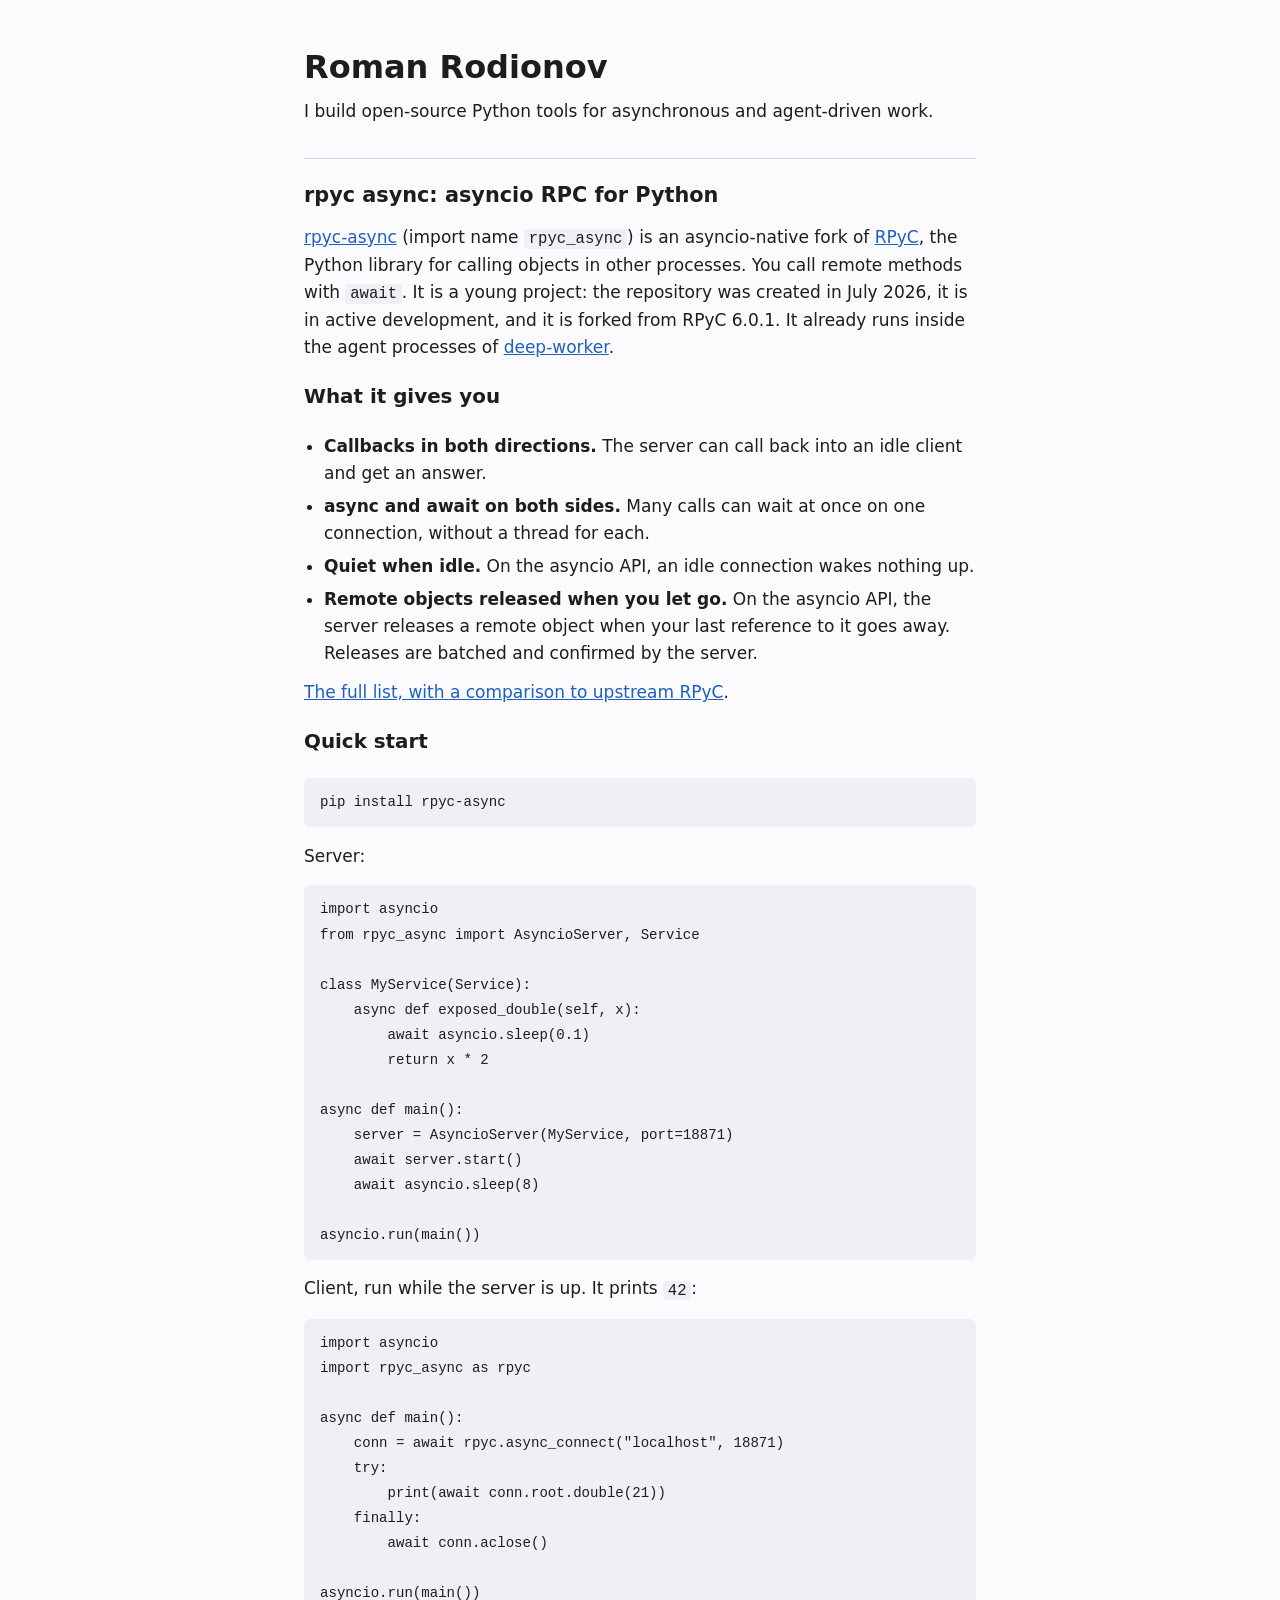
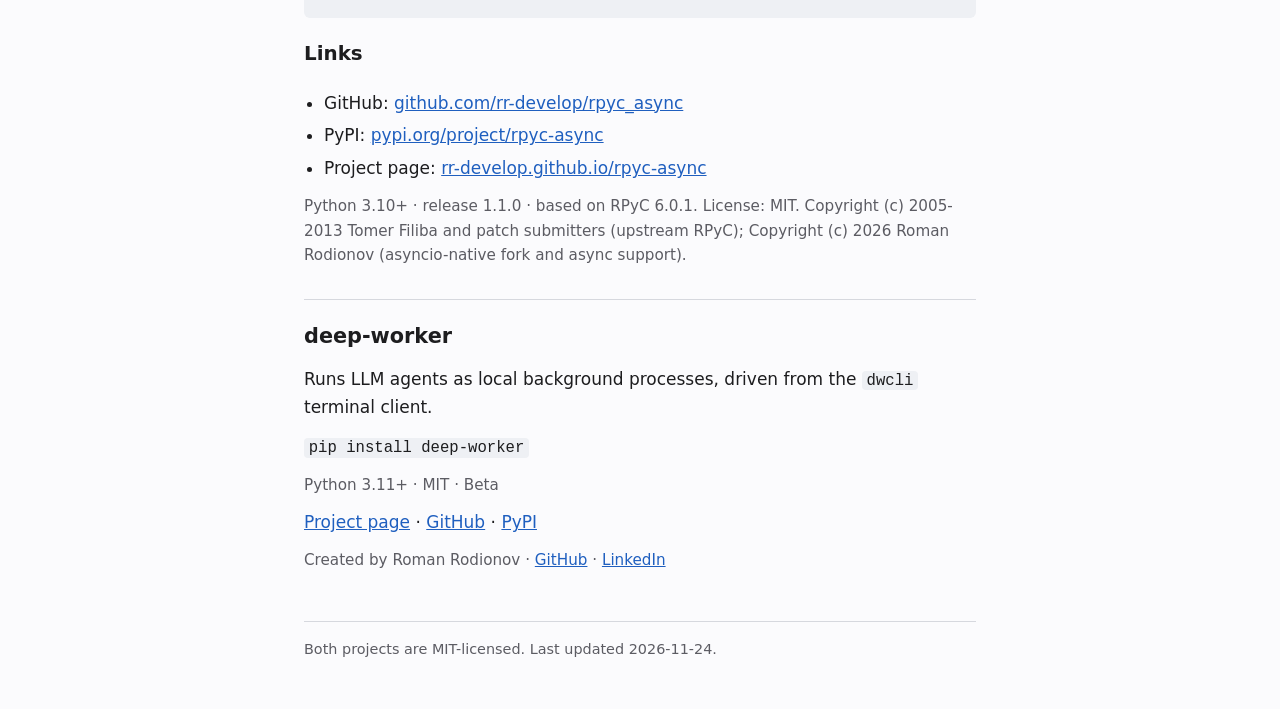
<file: index.html>
<!DOCTYPE html>
<html lang="en">
<head>
  <meta charset="utf-8">
  <meta name="viewport" content="width=device-width, initial-scale=1">
  <meta name="google-site-verification" content="CcXFoZNAG6eit8dwgesA3AW5BVINsNzDhHHjbKyPjZk" />
  <title>rpyc async: asyncio RPC for Python · Roman Rodionov</title>
  <meta name="description" content="rpyc async (import name rpyc_async): asyncio RPC for Python. await calls between processes, with callbacks that work in both directions. pip install rpyc-async. MIT.">
  <link rel="canonical" href="https://rr-develop.github.io/">
  <link rel="icon" href="favicon.svg" type="image/svg+xml">
  <link rel="stylesheet" href="style.css">
  <meta property="og:type" content="website">
  <meta property="og:site_name" content="Roman Rodionov">
  <meta property="og:title" content="rpyc async: asyncio RPC for Python">
  <meta property="og:description" content="rpyc async (rpyc_async): await calls between Python processes, with callbacks in both directions. Also deep-worker.">
  <meta property="og:url" content="https://rr-develop.github.io/">
  <meta property="og:image" content="https://rr-develop.github.io/og-image.png">
  <meta name="twitter:card" content="summary_large_image">
  <meta name="twitter:image" content="https://rr-develop.github.io/og-image.png">
  <script type="application/ld+json">
  {
    "@context": "https://schema.org",
    "@type": "Person",
    "name": "Roman Rodionov",
    "url": "https://rr-develop.github.io/",
    "sameAs": ["https://github.com/rr-develop", "https://www.linkedin.com/in/roman-rodionov-b6198a3/"]
  }
  </script>
</head>
<body>
  <main>
    <h1>Roman Rodionov</h1>
    <p>I build open-source Python tools for asynchronous and agent-driven work.</p>

    <h2 id="rpyc-async">rpyc async: asyncio RPC for Python</h2>
    <p><a href="rpyc-async/">rpyc-async</a> (import name <code>rpyc_async</code>) is an asyncio-native fork of <a href="https://github.com/tomerfiliba-org/rpyc">RPyC</a>, the Python library for calling objects in other processes. You call remote methods with <code>await</code>. It is a young project: the repository was created in July 2026, it is in active development, and it is forked from RPyC 6.0.1. It already runs inside the agent processes of <a href="deep-worker/">deep-worker</a>.</p>

    <h3>What it gives you</h3>
    <ul>
      <li><strong>Callbacks in both directions.</strong> The server can call back into an idle client and get an answer.</li>
      <li><strong>async and await on both sides.</strong> Many calls can wait at once on one connection, without a thread for each.</li>
      <li><strong>Quiet when idle.</strong> On the asyncio API, an idle connection wakes nothing up.</li>
      <li><strong>Remote objects released when you let go.</strong> On the asyncio API, the server releases a remote object when your last reference to it goes away. Releases are batched and confirmed by the server.</li>
    </ul>
    <p><a href="rpyc-async/">The full list, with a comparison to upstream RPyC</a>.</p>

    <h3>Quick start</h3>
    <pre><code>pip install rpyc-async</code></pre>
    <p>Server:</p>
    <pre><code>import asyncio
from rpyc_async import AsyncioServer, Service

class MyService(Service):
    async def exposed_double(self, x):
        await asyncio.sleep(0.1)
        return x * 2

async def main():
    server = AsyncioServer(MyService, port=18871)
    await server.start()
    await asyncio.sleep(8)

asyncio.run(main())</code></pre>
    <p>Client, run while the server is up. It prints <code>42</code>:</p>
    <pre><code>import asyncio
import rpyc_async as rpyc

async def main():
    conn = await rpyc.async_connect("localhost", 18871)
    try:
        print(await conn.root.double(21))
    finally:
        await conn.aclose()

asyncio.run(main())</code></pre>

    <h3>Links</h3>
    <ul>
      <li>GitHub: <a href="https://github.com/rr-develop/rpyc_async">github.com/rr-develop/rpyc_async</a></li>
      <li>PyPI: <a href="https://pypi.org/project/rpyc-async/">pypi.org/project/rpyc-async</a></li>
      <li>Project page: <a href="rpyc-async/">rr-develop.github.io/rpyc-async</a></li>
    </ul>
    <p class="meta">Python 3.10+ · release 1.1.0 · based on RPyC 6.0.1.
      License: MIT. Copyright (c) 2005-2013 Tomer Filiba and patch submitters (upstream RPyC); Copyright (c) 2026 Roman Rodionov (asyncio-native fork and async support).</p>

    <h2>deep-worker</h2>
    <p>Runs LLM agents as local background processes, driven from the <code>dwcli</code> terminal client.</p>
    <p><code>pip install deep-worker</code></p>
    <p class="meta">Python 3.11+ · MIT · Beta</p>
    <p>
      <a href="deep-worker/">Project page</a> ·
      <a href="https://github.com/rr-develop/deep-worker">GitHub</a> ·
      <a href="https://pypi.org/project/deep-worker/">PyPI</a>
    </p>

    <p class="meta">Created by Roman Rodionov · <a href="https://github.com/rr-develop">GitHub</a> · <a href="https://www.linkedin.com/in/roman-rodionov-b6198a3/">LinkedIn</a></p>

    <footer>
      Both projects are MIT-licensed. Last updated 2026-11-24.
    </footer>
  </main>
</body>
</html>
</file>
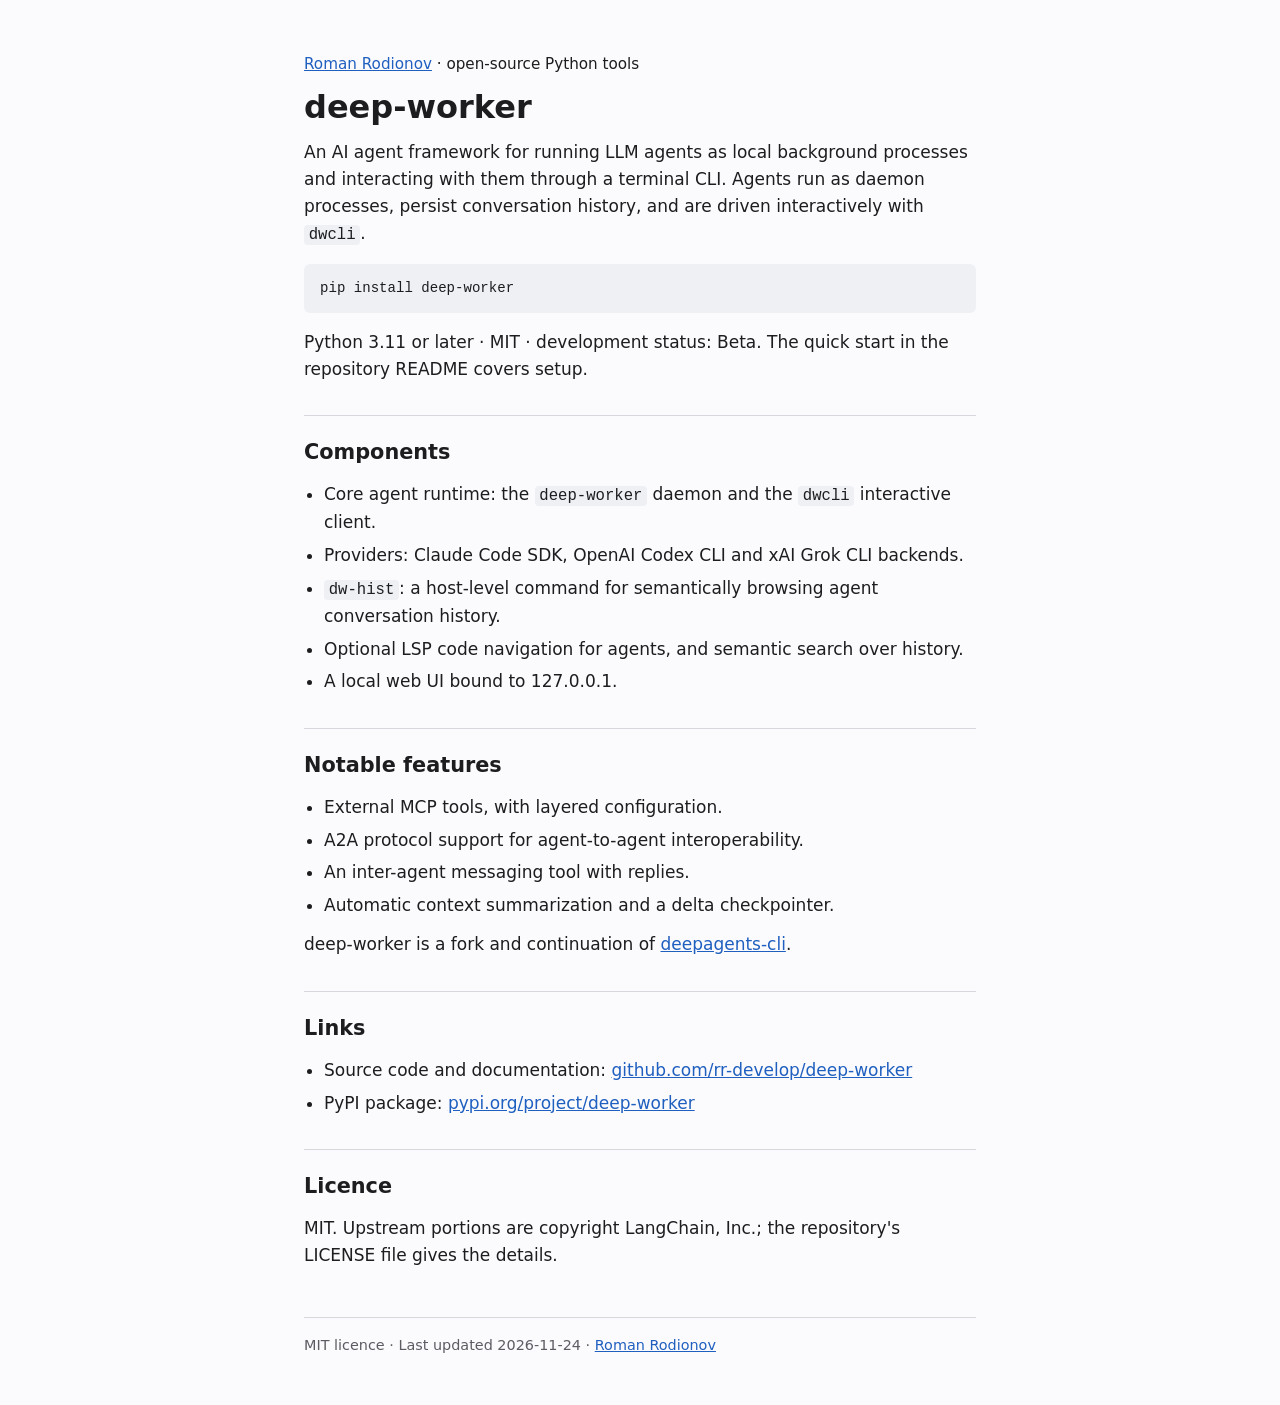
<file: deep-worker/index.html>
<!DOCTYPE html>
<html lang="en">
<head>
  <meta charset="utf-8">
  <meta name="viewport" content="width=device-width, initial-scale=1">
  <title>deep-worker — AI agents as local background processes</title>
  <meta name="description" content="deep-worker runs LLM agents as local background processes and drives them interactively from a terminal CLI (dwcli). Python 3.11 and later. MIT licence.">
  <link rel="canonical" href="https://rr-develop.github.io/deep-worker/">
  <link rel="icon" href="../favicon.svg" type="image/svg+xml">
  <link rel="stylesheet" href="../style.css">
  <meta property="og:type" content="website">
  <meta property="og:title" content="deep-worker — AI agents as local background processes">
  <meta property="og:description" content="Run LLM agents as local background processes and drive them from a terminal CLI (dwcli).">
  <meta property="og:url" content="https://rr-develop.github.io/deep-worker/">
  <meta property="og:site_name" content="Roman Rodionov">
  <meta property="og:image" content="https://rr-develop.github.io/og-image.png">
  <meta name="twitter:card" content="summary_large_image">
  <meta name="twitter:image" content="https://rr-develop.github.io/og-image.png">
</head>
<body>
  <main>
    <p class="back"><a href="../">Roman Rodionov</a> · open-source Python tools</p>
    <h1>deep-worker</h1>
    <p>An AI agent framework for running LLM agents as local background processes and interacting with them through a terminal CLI. Agents run as daemon processes, persist conversation history, and are driven interactively with <code>dwcli</code>.</p>
    <pre><code>pip install deep-worker</code></pre>
    <p>Python 3.11 or later · MIT · development status: Beta. The quick start in the repository README covers setup.</p>

    <h2>Components</h2>
    <ul>
      <li>Core agent runtime: the <code>deep-worker</code> daemon and the <code>dwcli</code> interactive client.</li>
      <li>Providers: Claude Code SDK, OpenAI Codex CLI and xAI Grok CLI backends.</li>
      <li><code>dw-hist</code>: a host-level command for semantically browsing agent conversation history.</li>
      <li>Optional LSP code navigation for agents, and semantic search over history.</li>
      <li>A local web UI bound to 127.0.0.1.</li>
    </ul>

    <h2>Notable features</h2>
    <ul>
      <li>External MCP tools, with layered configuration.</li>
      <li>A2A protocol support for agent-to-agent interoperability.</li>
      <li>An inter-agent messaging tool with replies.</li>
      <li>Automatic context summarization and a delta checkpointer.</li>
    </ul>

    <p>deep-worker is a fork and continuation of <a href="https://github.com/langchain-ai/deepagents">deepagents-cli</a>.</p>

    <h2>Links</h2>
    <ul>
      <li>Source code and documentation: <a href="https://github.com/rr-develop/deep-worker">github.com/rr-develop/deep-worker</a></li>
      <li>PyPI package: <a href="https://pypi.org/project/deep-worker/">pypi.org/project/deep-worker</a></li>
    </ul>

    <h2>Licence</h2>
    <p>MIT. Upstream portions are copyright LangChain, Inc.; the repository's LICENSE file gives the details.</p>

    <footer>
      MIT licence · Last updated 2026-11-24 · <a href="../">Roman Rodionov</a>
    </footer>
  </main>
</body>
</html>
</file>
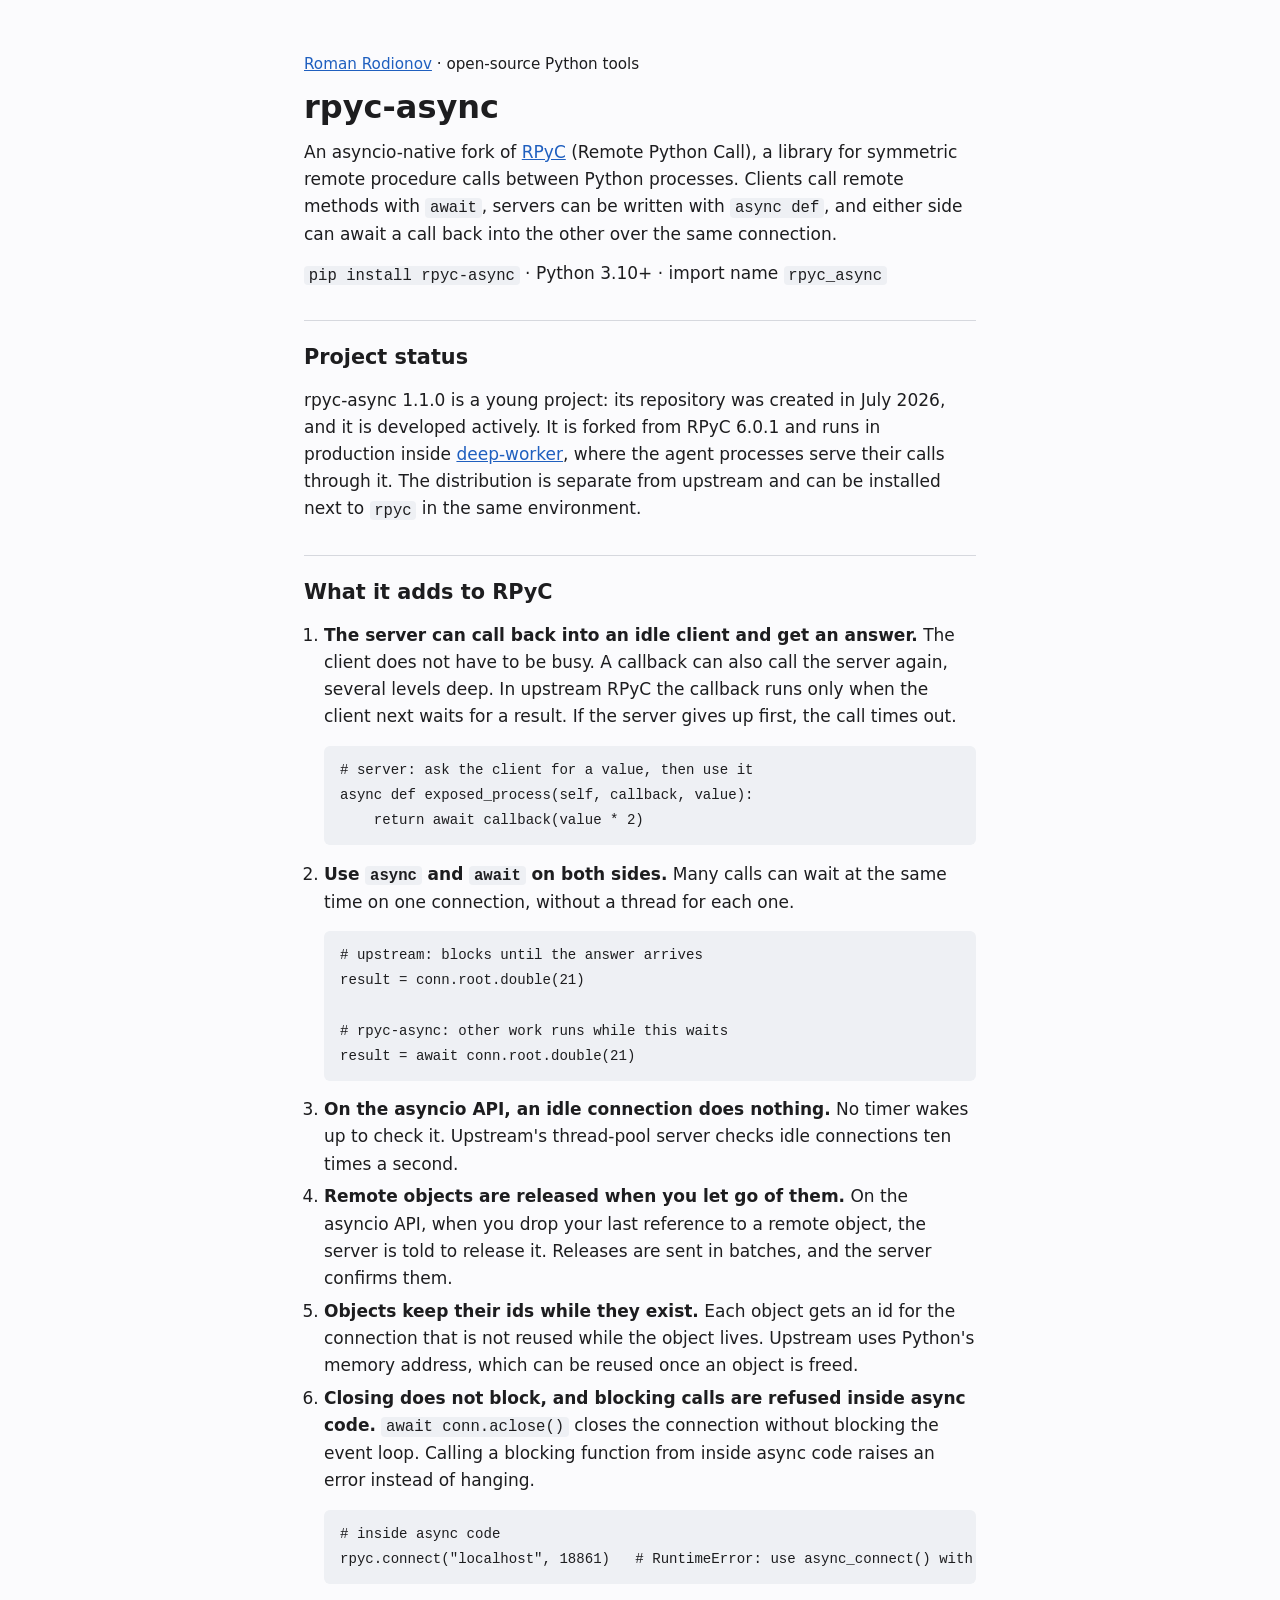
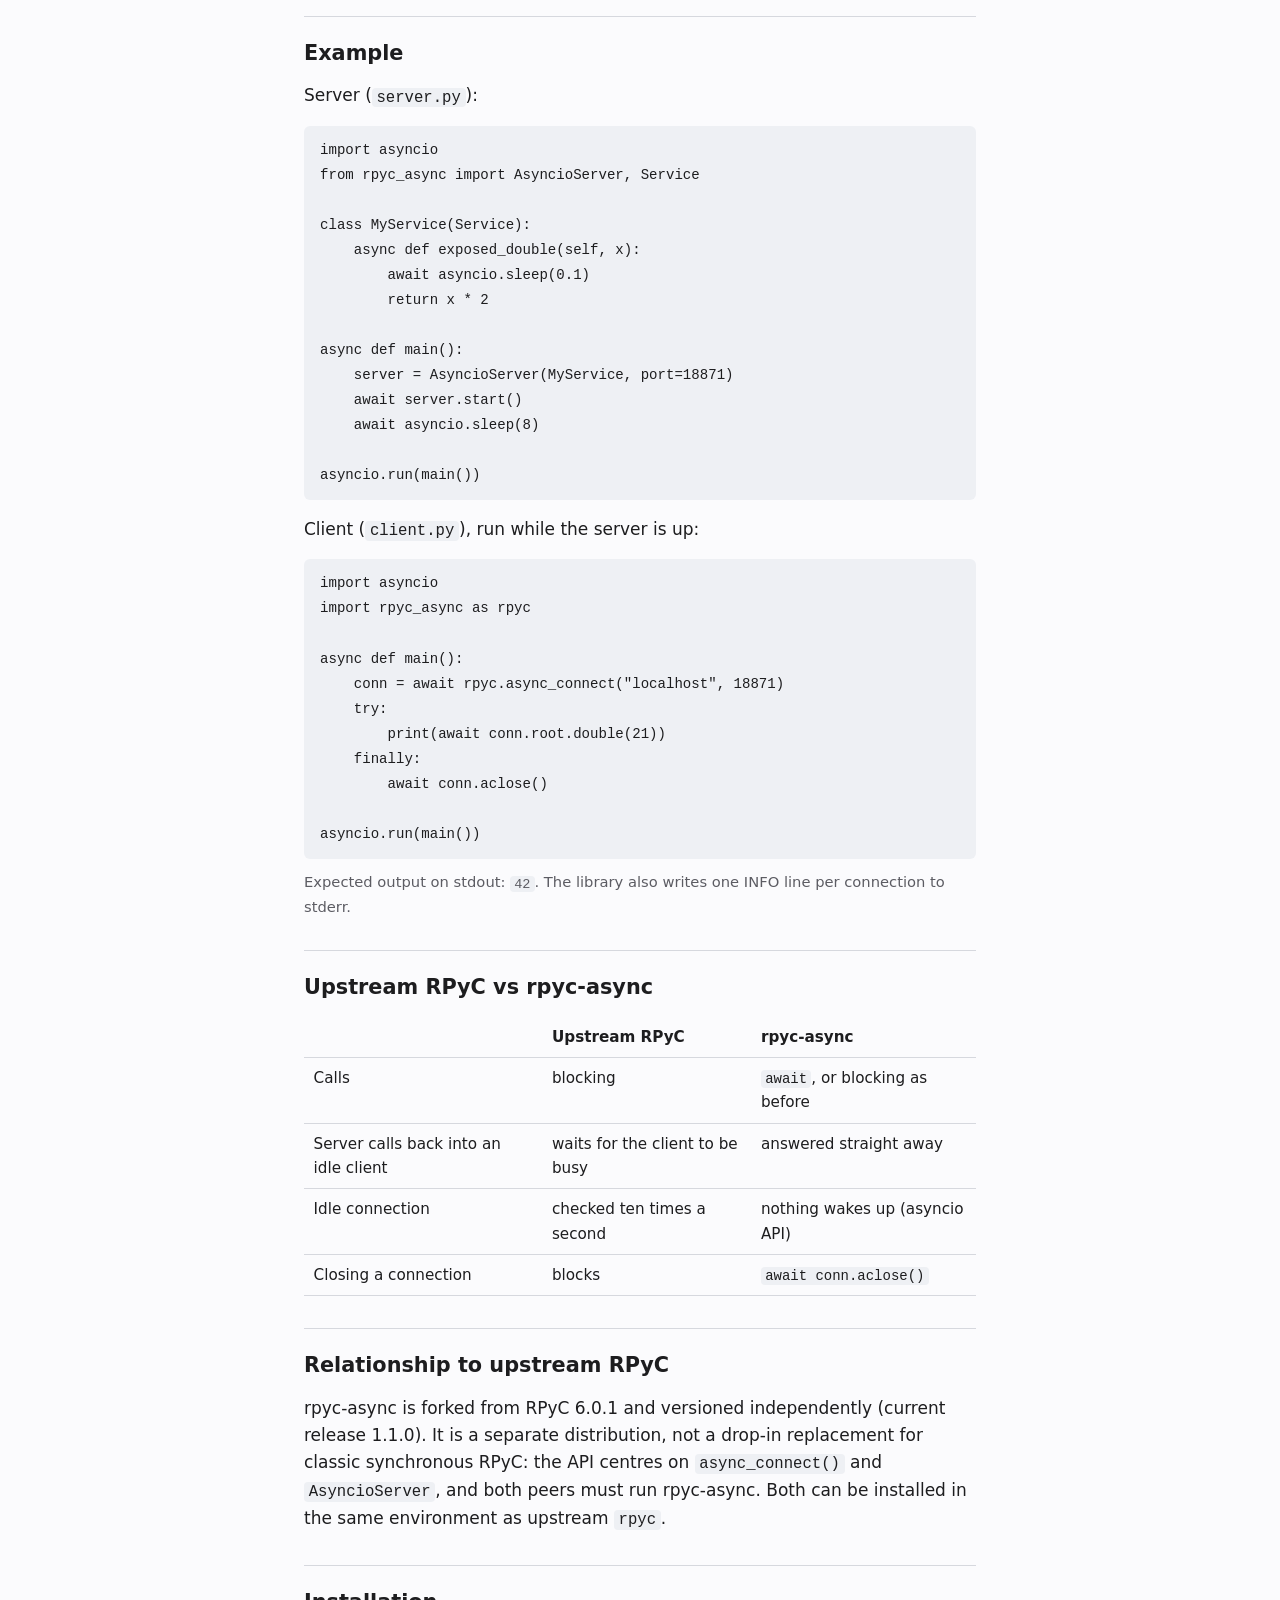
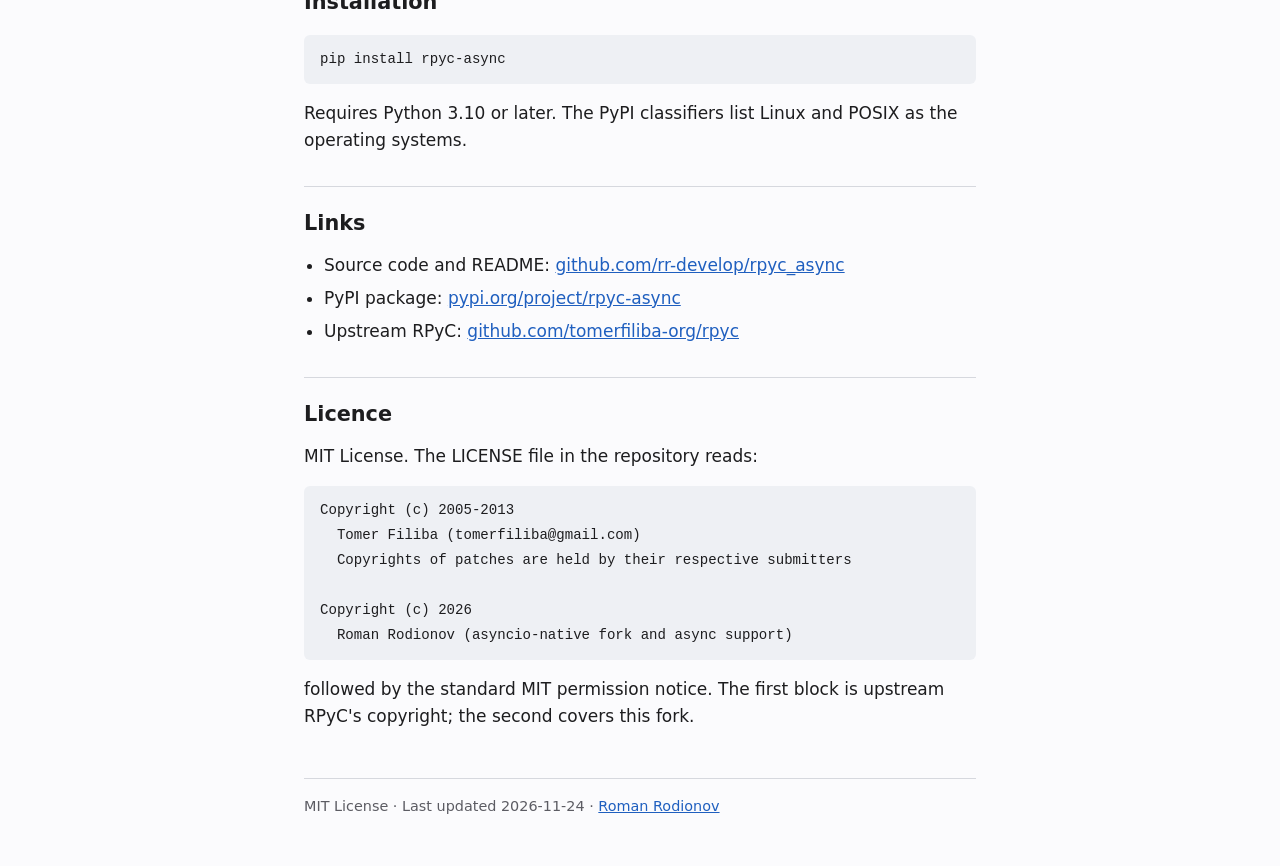
<file: rpyc-async/index.html>
<!DOCTYPE html>
<html lang="en">
<head>
  <meta charset="utf-8">
  <meta name="viewport" content="width=device-width, initial-scale=1">
  <title>rpyc async (rpyc_async): asyncio RPC for Python</title>
  <meta name="description" content="rpyc async (rpyc_async) is asyncio RPC for Python: await calls between processes, with callbacks that work in both directions. An asyncio-native fork of RPyC 6.0.1. pip install rpyc-async. MIT.">
  <link rel="canonical" href="https://rr-develop.github.io/rpyc-async/">
  <link rel="icon" href="../favicon.svg" type="image/svg+xml">
  <link rel="stylesheet" href="../style.css">
  <meta property="og:type" content="website">
  <meta property="og:site_name" content="Roman Rodionov">
  <meta property="og:title" content="rpyc async: asyncio RPC for Python">
  <meta property="og:description" content="await calls between Python processes, with callbacks that work in both directions. rpyc_async, an asyncio-native fork of RPyC.">
  <meta property="og:url" content="https://rr-develop.github.io/rpyc-async/">
  <meta property="og:image" content="https://rr-develop.github.io/og-image.png">
  <meta name="twitter:card" content="summary_large_image">
  <meta name="twitter:image" content="https://rr-develop.github.io/og-image.png">
  <script type="application/ld+json">
  {
    "@context": "https://schema.org",
    "@type": "SoftwareSourceCode",
    "name": "rpyc-async",
    "alternateName": ["rpyc async", "rpyc_async"],
    "description": "asyncio RPC for Python: an asyncio-native fork of RPyC for await-based calls between Python processes, with callbacks in both directions.",
    "url": "https://rr-develop.github.io/rpyc-async/",
    "codeRepository": "https://github.com/rr-develop/rpyc_async",
    "programmingLanguage": "Python",
    "license": "https://spdx.org/licenses/MIT.html",
    "author": {
      "@type": "Person",
      "name": "Roman Rodionov",
      "url": "https://rr-develop.github.io/"
    }
  }
  </script>
</head>
<body>
  <main>
    <p class="back"><a href="../">Roman Rodionov</a> · open-source Python tools</p>
    <h1>rpyc-async</h1>
    <p>An asyncio-native fork of <a href="https://github.com/tomerfiliba-org/rpyc">RPyC</a> (Remote Python Call), a library for symmetric remote procedure calls between Python processes. Clients call remote methods with <code>await</code>, servers can be written with <code>async def</code>, and either side can await a call back into the other over the same connection.</p>
    <p><code>pip install rpyc-async</code> · Python 3.10+ · import name <code>rpyc_async</code></p>

    <h2>Project status</h2>
    <p>rpyc-async 1.1.0 is a young project: its repository was created in July 2026, and it is developed actively. It is forked from RPyC 6.0.1 and runs in production inside <a href="https://github.com/rr-develop/deep-worker">deep-worker</a>, where the agent processes serve their calls through it. The distribution is separate from upstream and can be installed next to <code>rpyc</code> in the same environment.</p>

    <h2>What it adds to RPyC</h2>
    <ol>
      <li>
        <strong>The server can call back into an idle client and get an answer.</strong>
        The client does not have to be busy. A callback can also call the server again, several levels deep.
        In upstream RPyC the callback runs only when the client next waits for a result. If the server gives up first, the call times out.
        <pre><code># server: ask the client for a value, then use it
async def exposed_process(self, callback, value):
    return await callback(value * 2)</code></pre>
      </li>
      <li>
        <strong>Use <code>async</code> and <code>await</code> on both sides.</strong>
        Many calls can wait at the same time on one connection, without a thread for each one.
        <pre><code># upstream: blocks until the answer arrives
result = conn.root.double(21)

# rpyc-async: other work runs while this waits
result = await conn.root.double(21)</code></pre>
      </li>
      <li>
        <strong>On the asyncio API, an idle connection does nothing.</strong>
        No timer wakes up to check it. Upstream's thread-pool server checks idle connections ten times a second.
      </li>
      <li>
        <strong>Remote objects are released when you let go of them.</strong>
        On the asyncio API, when you drop your last reference to a remote object, the server is told to release it. Releases are sent in batches, and the server confirms them.
      </li>
      <li>
        <strong>Objects keep their ids while they exist.</strong>
        Each object gets an id for the connection that is not reused while the object lives. Upstream uses Python's memory address, which can be reused once an object is freed.
      </li>
      <li>
        <strong>Closing does not block, and blocking calls are refused inside async code.</strong>
        <code>await conn.aclose()</code> closes the connection without blocking the event loop. Calling a blocking function from inside async code raises an error instead of hanging.
        <pre><code># inside async code
rpyc.connect("localhost", 18861)   # RuntimeError: use async_connect() with await</code></pre>
      </li>
    </ol>

    <h2>Example</h2>
    <p>Server (<code>server.py</code>):</p>
    <pre><code>import asyncio
from rpyc_async import AsyncioServer, Service

class MyService(Service):
    async def exposed_double(self, x):
        await asyncio.sleep(0.1)
        return x * 2

async def main():
    server = AsyncioServer(MyService, port=18871)
    await server.start()
    await asyncio.sleep(8)

asyncio.run(main())</code></pre>
    <p>Client (<code>client.py</code>), run while the server is up:</p>
    <pre><code>import asyncio
import rpyc_async as rpyc

async def main():
    conn = await rpyc.async_connect("localhost", 18871)
    try:
        print(await conn.root.double(21))
    finally:
        await conn.aclose()

asyncio.run(main())</code></pre>
    <p class="caption">Expected output on stdout: <code>42</code>. The library also writes one INFO line per connection to stderr.</p>

    <h2>Upstream RPyC vs rpyc-async</h2>
    <table>
      <thead>
        <tr><th></th><th>Upstream RPyC</th><th>rpyc-async</th></tr>
      </thead>
      <tbody>
        <tr><td>Calls</td><td>blocking</td><td><code>await</code>, or blocking as before</td></tr>
        <tr><td>Server calls back into an idle client</td><td>waits for the client to be busy</td><td>answered straight away</td></tr>
        <tr><td>Idle connection</td><td>checked ten times a second</td><td>nothing wakes up (asyncio API)</td></tr>
        <tr><td>Closing a connection</td><td>blocks</td><td><code>await conn.aclose()</code></td></tr>
      </tbody>
    </table>

    <h2>Relationship to upstream RPyC</h2>
    <p>rpyc-async is forked from RPyC 6.0.1 and versioned independently (current release 1.1.0). It is a separate distribution, not a drop-in replacement for classic synchronous RPyC: the API centres on <code>async_connect()</code> and <code>AsyncioServer</code>, and both peers must run rpyc-async. Both can be installed in the same environment as upstream <code>rpyc</code>.</p>

    <h2>Installation</h2>
    <pre><code>pip install rpyc-async</code></pre>
    <p>Requires Python 3.10 or later. The PyPI classifiers list Linux and POSIX as the operating systems.</p>

    <h2>Links</h2>
    <ul>
      <li>Source code and README: <a href="https://github.com/rr-develop/rpyc_async">github.com/rr-develop/rpyc_async</a></li>
      <li>PyPI package: <a href="https://pypi.org/project/rpyc-async/">pypi.org/project/rpyc-async</a></li>
      <li>Upstream RPyC: <a href="https://github.com/tomerfiliba-org/rpyc">github.com/tomerfiliba-org/rpyc</a></li>
    </ul>

    <h2>Licence</h2>
    <p>MIT License. The LICENSE file in the repository reads:</p>
    <pre><code>Copyright (c) 2005-2013
  Tomer Filiba (tomerfiliba@gmail.com)
  Copyrights of patches are held by their respective submitters

Copyright (c) 2026
  Roman Rodionov (asyncio-native fork and async support)</code></pre>
    <p>followed by the standard MIT permission notice. The first block is upstream RPyC's copyright; the second covers this fork.</p>

    <footer>
      MIT License · Last updated 2026-11-24 · <a href="../">Roman Rodionov</a>
    </footer>
  </main>
</body>
</html>
</file>
<file: style.css>
:root {
  color-scheme: light dark;
  --fg: #1d1d1f;
  --muted: #5c5c63;
  --bg: #fbfbfd;
  --accent: #1f5fbf;
  --code-bg: #eef0f4;
  --rule: #d6d8de;
}

@media (prefers-color-scheme: dark) {
  :root {
    --fg: #e8e8ed;
    --muted: #a1a1aa;
    --bg: #161619;
    --accent: #7fb0ff;
    --code-bg: #24242a;
    --rule: #3a3a42;
  }
}

* { box-sizing: border-box; }

body {
  margin: 0;
  padding: 2.5rem 1.25rem 3rem;
  background: var(--bg);
  color: var(--fg);
  font-family: system-ui, -apple-system, "Segoe UI", Roboto, "Helvetica Neue", Arial, sans-serif;
  font-size: 1.0625rem;
  line-height: 1.6;
}

main {
  max-width: 42rem;
  margin: 0 auto;
}

h1 { font-size: 2rem; line-height: 1.2; margin: 0.5rem 0 0.75rem; }
h2 { font-size: 1.3rem; margin: 2rem 0 0.5rem; border-top: 1px solid var(--rule); padding-top: 1.25rem; }
p, ul, ol, table { margin: 0.75rem 0; }
ul, ol { padding-left: 1.25rem; }
li { margin: 0.35rem 0; }

a { color: var(--accent); }

code, pre {
  font-family: ui-monospace, SFMono-Regular, Menlo, Consolas, "Liberation Mono", monospace;
  font-size: 0.92em;
}

pre {
  background: var(--code-bg);
  padding: 0.75rem 1rem;
  border-radius: 6px;
  overflow-x: auto;
  white-space: pre;
}

pre code { font-size: 0.9em; }

code { background: var(--code-bg); padding: 0.05em 0.3em; border-radius: 4px; }
pre code { background: none; padding: 0; }

.caption { color: var(--muted); font-size: 0.92rem; margin-top: -0.25rem; }
.meta { color: var(--muted); font-size: 0.95rem; }
.back { font-size: 0.95rem; }

table { border-collapse: collapse; width: 100%; font-size: 0.95rem; }
th, td { text-align: left; vertical-align: top; padding: 0.5rem 0.6rem; border-bottom: 1px solid var(--rule); }
th { font-weight: 600; }

footer {
  margin-top: 3rem;
  padding-top: 1rem;
  border-top: 1px solid var(--rule);
  color: var(--muted);
  font-size: 0.9rem;
}
</file>
